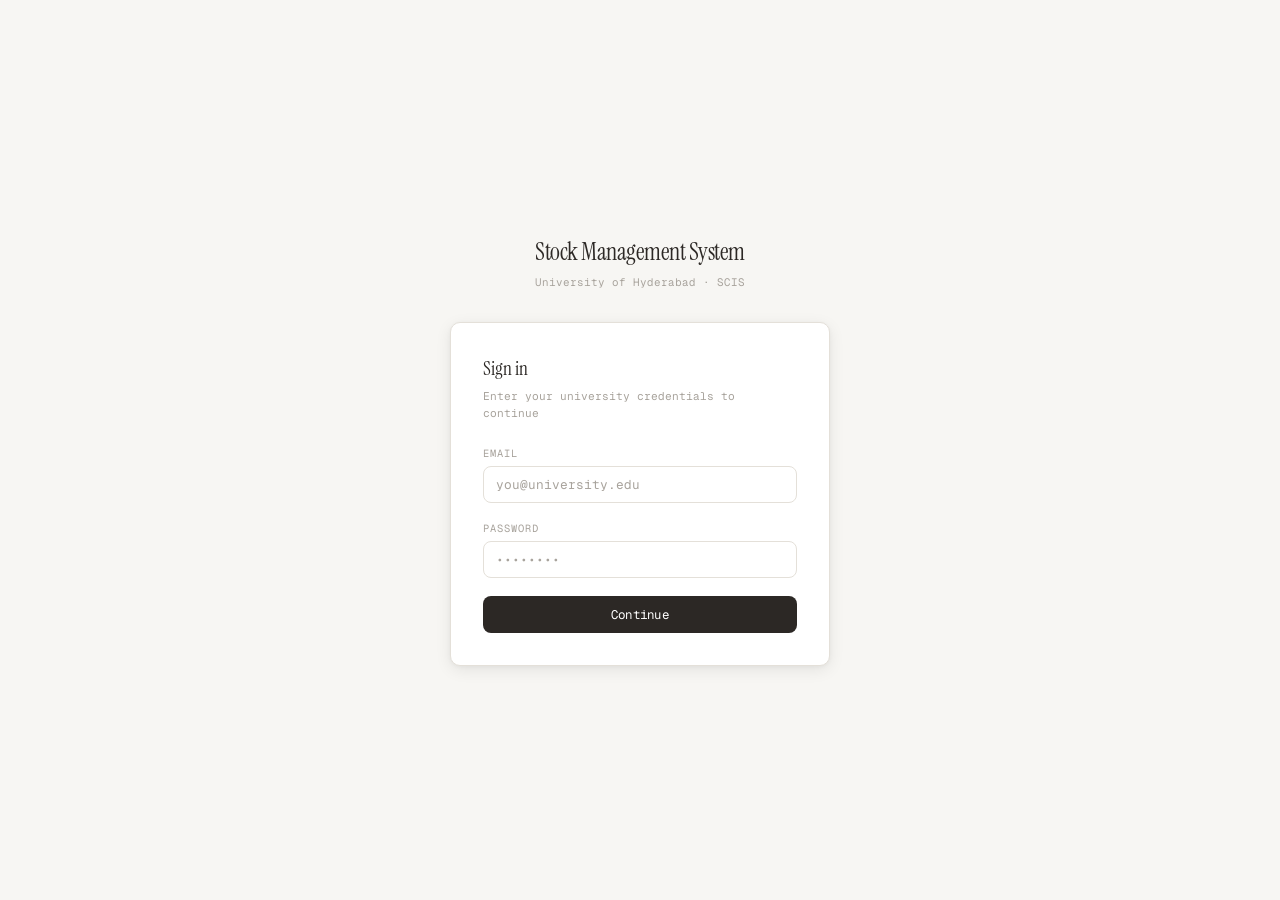
<file: frontend/frontend-out/index.html>
<!DOCTYPE html>
<html lang="en">
<head>
  <meta charset="UTF-8">
  <meta name="viewport" content="width=device-width, initial-scale=1.0">
  <title>Stock MS · Sign In</title>
  <link rel="stylesheet" href="css/style.css">
</head>
<body>

<div class="login-wrap">

  <div class="login-logo">Stock Management System</div>
  <div class="login-tagline">University of Hyderabad · SCIS</div>

  <div class="login-card">
    <div class="login-card-title">Sign in</div>
    <div class="login-card-sub">Enter your university credentials to continue</div>

    <div class="form-group">
      <label class="form-label">Email</label>
      <input class="form-input" id="email" type="email" placeholder="you@university.edu" autocomplete="email">
    </div>

    <div class="form-group">
      <label class="form-label">Password</label>
      <input class="form-input" id="pass" type="password" placeholder="••••••••" autocomplete="current-password">
    </div>

    <button class="btn-primary" id="loginBtn" onclick="login()">Continue</button>

    <div class="form-error" id="err"></div>
  </div>

</div>

<script src="js/app.js"></script>
<script>
  if (App.user) location.href = 'dashboard.html';

  async function login() {
    const email = document.getElementById('email').value.trim();
    const pass  = document.getElementById('pass').value;
    const err   = document.getElementById('err');
    const btn   = document.getElementById('loginBtn');
    err.style.display = 'none';

    if (!email || !pass) {
      err.textContent = 'Please enter email and password.';
      err.style.display = 'block';
      return;
    }

    btn.disabled = true;
    btn.textContent = 'Signing in…';

    try {
      await App.login(email, pass);
      location.href = 'dashboard.html';
    } catch (e) {
      err.textContent = e.message === 'HTTP 401' ? 'Invalid email or password.' : (e.message || 'Login failed.');
      err.style.display = 'block';
      btn.disabled = false;
      btn.textContent = 'Continue';
    }
  }

  document.addEventListener('keydown', e => { if (e.key === 'Enter') login(); });
</script>
</body>
</html>
</file>
<file: frontend/frontend-out/css/style.css>
@import url('https://fonts.googleapis.com/css2?family=Instrument+Serif:ital@0;1&family=Geist+Mono:wght@300;400;500&display=swap');

:root {
  --white:   #ffffff;
  --bg:      #f7f6f3;
  --bg2:     #f0ede8;
  --border:  #e4e0d9;
  --border2: #d4cfc6;
  --text:    #1a1814;
  --text2:   #6b6660;
  --text3:   #a8a39c;
  --ink:     #2c2825;
  --accent:  #2563eb;
  --accent-bg: #eff4ff;
  --accent-border: #c7d9fd;
  --green:   #16a34a;
  --green-bg:#f0fdf4;
  --red:     #dc2626;
  --red-bg:  #fef2f2;
  --amber:   #d97706;
  --amber-bg:#fffbeb;
  --radius:  8px;
  --shadow:  0 1px 3px rgba(0,0,0,0.06), 0 1px 2px rgba(0,0,0,0.04);
  --shadow-md: 0 4px 16px rgba(0,0,0,0.08), 0 1px 4px rgba(0,0,0,0.04);
}

*, *::before, *::after { box-sizing: border-box; margin: 0; padding: 0; }

html { font-size: 16px; }

body {
  font-family: 'Geist Mono', monospace;
  background: var(--bg);
  color: var(--text);
  line-height: 1.5;
  -webkit-font-smoothing: antialiased;
}

a { text-decoration: none; color: inherit; }

/* ── NAVBAR ── */
.nav {
  height: 56px;
  background: var(--white);
  border-bottom: 1px solid var(--border);
  display: flex;
  align-items: center;
  justify-content: space-between;
  padding: 0 2rem;
  position: sticky;
  top: 0;
  z-index: 50;
}

.nav-logo {
  display: flex;
  align-items: baseline;
  gap: 6px;
  font-family: 'Instrument Serif', serif;
  font-size: 1.15rem;
  color: var(--ink);
  letter-spacing: -0.01em;
}

.nav-logo .sep {
  color: var(--text3);
  font-family: 'Geist Mono', monospace;
  font-size: 0.75rem;
  padding: 0 2px;
}

.nav-logo .dept {
  font-family: 'Geist Mono', monospace;
  font-size: 0.7rem;
  color: var(--text3);
  font-style: normal;
}

.nav-right {
  display: flex;
  align-items: center;
  gap: 1.2rem;
}

.nav-info {
  display: flex;
  align-items: center;
  gap: 8px;
  font-size: 0.72rem;
  color: var(--text2);
}

.chip {
  display: inline-flex;
  align-items: center;
  padding: 2px 8px;
  border-radius: 99px;
  font-size: 0.62rem;
  font-weight: 500;
  letter-spacing: 0.04em;
  text-transform: uppercase;
  border: 1px solid;
}

.chip-blue   { background: var(--accent-bg);  color: var(--accent); border-color: var(--accent-border); }
.chip-green  { background: var(--green-bg);   color: var(--green);  border-color: #bbf7d0; }
.chip-amber  { background: var(--amber-bg);   color: var(--amber);  border-color: #fde68a; }
.chip-red    { background: var(--red-bg);     color: var(--red);    border-color: #fecaca; }
.chip-stone  { background: var(--bg2);        color: var(--text2);  border-color: var(--border); }

.btn-ghost {
  background: none;
  border: 1px solid var(--border);
  color: var(--text2);
  padding: 5px 14px;
  border-radius: var(--radius);
  font-family: 'Geist Mono', monospace;
  font-size: 0.7rem;
  cursor: pointer;
  transition: border-color 0.15s, color 0.15s;
}
.btn-ghost:hover { border-color: var(--border2); color: var(--text); }

/* ── PAGE WRAPPER ── */
.page {
  max-width: 1100px;
  margin: 0 auto;
  padding: 2.5rem 2rem;
}

.page-sm {
  max-width: 480px;
  margin: 0 auto;
  padding: 2.5rem 1.5rem;
}

/* ── PAGE HEADER ── */
.page-head {
  margin-bottom: 2rem;
  display: flex;
  justify-content: space-between;
  align-items: flex-end;
  flex-wrap: wrap;
  gap: 1rem;
}

.page-head-left {}

.eyebrow {
  font-size: 0.65rem;
  text-transform: uppercase;
  letter-spacing: 0.12em;
  color: var(--text3);
  margin-bottom: 4px;
}

.page-title {
  font-family: 'Instrument Serif', serif;
  font-size: 1.75rem;
  color: var(--ink);
  letter-spacing: -0.02em;
  line-height: 1.15;
}

.page-sub {
  font-size: 0.72rem;
  color: var(--text2);
  margin-top: 4px;
}

/* ── DIVIDER ── */
.divider {
  height: 1px;
  background: var(--border);
  margin: 1.5rem 0;
}

/* ── CARD ── */
.card {
  background: var(--white);
  border: 1px solid var(--border);
  border-radius: var(--radius);
  box-shadow: var(--shadow);
}

.card-body { padding: 1.5rem; }

/* ── STATS ROW ── */
.stats-row {
  display: grid;
  grid-template-columns: repeat(auto-fit, minmax(140px, 1fr));
  gap: 1px;
  background: var(--border);
  border: 1px solid var(--border);
  border-radius: var(--radius);
  overflow: hidden;
  margin-bottom: 2rem;
  box-shadow: var(--shadow);
}

.stat-cell {
  background: var(--white);
  padding: 1.2rem 1.4rem;
  animation: fadeUp 0.4s ease both;
}

.stat-cell-label {
  font-size: 0.62rem;
  text-transform: uppercase;
  letter-spacing: 0.1em;
  color: var(--text3);
  margin-bottom: 6px;
}

.stat-cell-value {
  font-family: 'Instrument Serif', serif;
  font-size: 2rem;
  color: var(--ink);
  line-height: 1;
  letter-spacing: -0.02em;
}

.stat-cell-sub {
  font-size: 0.65rem;
  color: var(--text3);
  margin-top: 4px;
}

/* ── SECTION TITLE ── */
.section-label {
  font-size: 0.62rem;
  text-transform: uppercase;
  letter-spacing: 0.12em;
  color: var(--text3);
  margin-bottom: 0.75rem;
}

/* ── ROOM GRID ── */
.room-grid {
  display: grid;
  grid-template-columns: repeat(auto-fill, minmax(260px, 1fr));
  gap: 1px;
  background: var(--border);
  border: 1px solid var(--border);
  border-radius: var(--radius);
  overflow: hidden;
  box-shadow: var(--shadow);
}

.room-cell {
  background: var(--white);
  padding: 1.4rem;
  cursor: pointer;
  transition: background 0.15s;
  display: block;
  color: inherit;
  text-decoration: none;
  animation: fadeUp 0.35s ease both;
}
.room-cell:hover { background: var(--bg); }

.room-cell-top {
  display: flex;
  justify-content: space-between;
  align-items: flex-start;
  margin-bottom: 0.8rem;
}

.room-code-text {
  font-family: 'Instrument Serif', serif;
  font-size: 1.2rem;
  color: var(--ink);
  letter-spacing: -0.01em;
}

.room-building-text {
  font-size: 0.68rem;
  color: var(--text3);
  margin-bottom: 1rem;
}

.progress-wrap { margin-top: 0.8rem; }

.progress-meta {
  display: flex;
  justify-content: space-between;
  font-size: 0.62rem;
  color: var(--text3);
  margin-bottom: 5px;
}

.progress-track {
  height: 2px;
  background: var(--bg2);
  border-radius: 2px;
  overflow: hidden;
}

.progress-fill {
  height: 100%;
  border-radius: 2px;
  transition: width 0.7s ease;
}
.fill-low    { background: var(--red); }
.fill-mid    { background: var(--amber); }
.fill-high   { background: var(--green); }

/* ── TABLE ── */
.table-wrap {
  overflow-x: auto;
  border: 1px solid var(--border);
  border-radius: var(--radius);
  background: var(--white);
  box-shadow: var(--shadow);
}

table {
  width: 100%;
  border-collapse: collapse;
  font-size: 0.75rem;
}

thead th {
  padding: 10px 14px;
  text-align: left;
  font-size: 0.6rem;
  text-transform: uppercase;
  letter-spacing: 0.1em;
  color: var(--text3);
  border-bottom: 1px solid var(--border);
  white-space: nowrap;
  background: var(--bg);
  font-weight: 400;
}

tbody tr {
  border-bottom: 1px solid var(--border);
  transition: background 0.1s;
}
tbody tr:last-child { border-bottom: none; }
tbody tr:hover { background: var(--bg); }

tbody td {
  padding: 11px 14px;
  color: var(--text2);
  vertical-align: middle;
}

tbody td.td-main { color: var(--text); }

.mono-tag {
  font-size: 0.67rem;
  color: var(--accent);
  letter-spacing: 0.02em;
}

.dot-status {
  display: inline-flex;
  align-items: center;
  gap: 5px;
  font-size: 0.68rem;
}
.dot-status::before {
  content: '';
  width: 5px; height: 5px;
  border-radius: 50%;
  flex-shrink: 0;
}
.dot-available::before { background: var(--green); }
.dot-available { color: var(--green); }
.dot-moved::before { background: var(--amber); }
.dot-moved { color: var(--amber); }
.dot-broken::before { background: var(--red); }
.dot-broken { color: var(--red); }

/* ── BUTTONS ── */
.btn-primary {
  background: var(--ink);
  color: var(--white);
  border: none;
  padding: 10px 20px;
  border-radius: var(--radius);
  font-family: 'Geist Mono', monospace;
  font-size: 0.78rem;
  cursor: pointer;
  transition: opacity 0.15s;
  width: 100%;
  letter-spacing: 0.02em;
}
.btn-primary:hover { opacity: 0.85; }
.btn-primary:active { opacity: 0.75; }

.btn-outline {
  background: transparent;
  border: 1px solid var(--border2);
  color: var(--text2);
  padding: 6px 14px;
  border-radius: var(--radius);
  font-family: 'Geist Mono', monospace;
  font-size: 0.7rem;
  cursor: pointer;
  transition: all 0.15s;
}
.btn-outline:hover { border-color: var(--text2); color: var(--text); }

.btn-verify-row {
  background: var(--accent-bg);
  border: 1px solid var(--accent-border);
  color: var(--accent);
  padding: 5px 12px;
  border-radius: 5px;
  font-family: 'Geist Mono', monospace;
  font-size: 0.67rem;
  cursor: pointer;
  transition: all 0.15s;
  white-space: nowrap;
}
.btn-verify-row:hover { background: #dbeafe; }
.btn-verify-row.verified { background: var(--green-bg); border-color: #bbf7d0; color: var(--green); }
.btn-verify-row.verified:hover { background: #dcfce7; }

/* ── FORM ── */
.form-group { margin-bottom: 1.1rem; }

.form-label {
  display: block;
  font-size: 0.65rem;
  text-transform: uppercase;
  letter-spacing: 0.1em;
  color: var(--text3);
  margin-bottom: 5px;
}

.form-input, .form-select {
  width: 100%;
  background: var(--white);
  border: 1px solid var(--border);
  border-radius: var(--radius);
  padding: 9px 12px;
  font-family: 'Geist Mono', monospace;
  font-size: 0.8rem;
  color: var(--text);
  outline: none;
  transition: border-color 0.15s, box-shadow 0.15s;
  appearance: none;
}
.form-input:focus, .form-select:focus {
  border-color: var(--accent);
  box-shadow: 0 0 0 3px rgba(37,99,235,0.08);
}
.form-input::placeholder { color: var(--text3); }

.form-error {
  font-size: 0.7rem;
  color: var(--red);
  margin-top: 0.8rem;
  padding: 8px 12px;
  background: var(--red-bg);
  border: 1px solid #fecaca;
  border-radius: 5px;
  display: none;
}

.form-row-2 {
  display: grid;
  grid-template-columns: 1fr 1fr;
  gap: 0.9rem;
}

/* ── LOGIN SPECIFIC ── */
.login-wrap {
  min-height: 100vh;
  display: flex;
  flex-direction: column;
  align-items: center;
  justify-content: center;
  padding: 2rem 1.5rem;
  background: var(--bg);
}

.login-logo {
  font-family: 'Instrument Serif', serif;
  font-size: 1.5rem;
  color: var(--ink);
  text-align: center;
  margin-bottom: 0.25rem;
  letter-spacing: -0.02em;
}

.login-tagline {
  font-size: 0.68rem;
  color: var(--text3);
  text-align: center;
  margin-bottom: 2rem;
}

.login-card {
  background: var(--white);
  border: 1px solid var(--border);
  border-radius: 10px;
  padding: 2rem;
  width: 100%;
  max-width: 380px;
  box-shadow: var(--shadow-md);
  animation: fadeUp 0.4s ease;
}

.login-card-title {
  font-family: 'Instrument Serif', serif;
  font-size: 1.2rem;
  color: var(--ink);
  margin-bottom: 0.25rem;
}
.login-card-sub {
  font-size: 0.7rem;
  color: var(--text3);
  margin-bottom: 1.5rem;
}

.demo-strip {
  margin-top: 1.5rem;
  padding-top: 1.2rem;
  border-top: 1px solid var(--border);
}
.demo-strip-label {
  font-size: 0.6rem;
  text-transform: uppercase;
  letter-spacing: 0.1em;
  color: var(--text3);
  margin-bottom: 0.5rem;
}
.demo-btns {
  display: flex;
  flex-direction: column;
  gap: 5px;
}
.demo-btn {
  display: flex;
  justify-content: space-between;
  align-items: center;
  padding: 7px 10px;
  background: var(--bg);
  border: 1px solid var(--border);
  border-radius: 5px;
  cursor: pointer;
  font-size: 0.7rem;
  color: var(--text2);
  transition: all 0.15s;
  font-family: 'Geist Mono', monospace;
}
.demo-btn:hover { background: var(--bg2); border-color: var(--border2); color: var(--text); }
.demo-btn span { color: var(--text3); font-size: 0.62rem; }

/* ── MODAL ── */
.modal-overlay {
  position: fixed;
  inset: 0;
  background: rgba(26,24,20,0.35);
  backdrop-filter: blur(2px);
  z-index: 200;
  display: flex;
  align-items: center;
  justify-content: center;
  padding: 1rem;
  opacity: 0;
  pointer-events: none;
  transition: opacity 0.2s;
}
.modal-overlay.open {
  opacity: 1;
  pointer-events: all;
}

.modal-box {
  background: var(--white);
  border: 1px solid var(--border);
  border-radius: 10px;
  width: 100%;
  max-width: 440px;
  box-shadow: var(--shadow-md);
  transform: translateY(10px);
  transition: transform 0.2s;
  overflow: hidden;
}
.modal-overlay.open .modal-box { transform: translateY(0); }

.modal-header {
  padding: 1.2rem 1.4rem;
  border-bottom: 1px solid var(--border);
  display: flex;
  justify-content: space-between;
  align-items: center;
}
.modal-title-text {
  font-family: 'Instrument Serif', serif;
  font-size: 1rem;
  color: var(--ink);
}
.modal-close {
  background: none;
  border: none;
  cursor: pointer;
  color: var(--text3);
  font-size: 1rem;
  line-height: 1;
  transition: color 0.15s;
  padding: 2px;
}
.modal-close:hover { color: var(--text); }

.modal-content { padding: 1.2rem 1.4rem; }

.detail-row {
  display: flex;
  justify-content: space-between;
  align-items: flex-start;
  padding: 7px 0;
  border-bottom: 1px solid var(--border);
  gap: 1rem;
}
.detail-row:last-child { border-bottom: none; }
.detail-key { font-size: 0.67rem; color: var(--text3); white-space: nowrap; }
.detail-val { font-size: 0.72rem; color: var(--text); text-align: right; word-break: break-word; }

.verify-outcome {
  margin-top: 1rem;
  padding: 1rem;
  border-radius: 7px;
  text-align: center;
  display: none;
}
.verify-outcome.ok {
  display: block;
  background: var(--green-bg);
  border: 1px solid #bbf7d0;
}
.verify-outcome.fail {
  display: block;
  background: var(--red-bg);
  border: 1px solid #fecaca;
}
.verify-outcome-icon { font-size: 1.6rem; margin-bottom: 4px; }
.verify-outcome-msg {
  font-family: 'Instrument Serif', serif;
  font-size: 1rem;
  color: var(--ink);
}
.verify-outcome-sub { font-size: 0.67rem; color: var(--text2); margin-top: 2px; }

.modal-footer {
  padding: 1rem 1.4rem;
  border-top: 1px solid var(--border);
  display: flex;
  justify-content: flex-end;
  gap: 0.6rem;
}

.btn-modal-confirm {
  background: var(--ink);
  color: var(--white);
  border: none;
  padding: 8px 18px;
  border-radius: var(--radius);
  font-family: 'Geist Mono', monospace;
  font-size: 0.72rem;
  cursor: pointer;
  transition: opacity 0.15s;
}
.btn-modal-confirm:hover { opacity: 0.8; }
.btn-modal-confirm:disabled { opacity: 0.35; cursor: not-allowed; }

/* ── ADMIN TABS ── */
.tab-nav {
  display: flex;
  border-bottom: 1px solid var(--border);
  margin-bottom: 1.5rem;
  gap: 0;
  overflow-x: auto;
}

.tab-item {
  padding: 9px 18px;
  font-size: 0.72rem;
  color: var(--text3);
  cursor: pointer;
  border-bottom: 2px solid transparent;
  margin-bottom: -1px;
  white-space: nowrap;
  background: none;
  border-top: none;
  border-left: none;
  border-right: none;
  font-family: 'Geist Mono', monospace;
  transition: color 0.15s, border-color 0.15s;
}
.tab-item:hover { color: var(--text); }
.tab-item.active { color: var(--ink); border-bottom-color: var(--ink); }

.tab-pane { display: none; }
.tab-pane.active { display: block; }

/* ── DATA LIST ── */
.data-list {
  border: 1px solid var(--border);
  border-radius: var(--radius);
  background: var(--white);
  overflow: hidden;
  box-shadow: var(--shadow);
}
.data-list-row {
  display: flex;
  justify-content: space-between;
  align-items: center;
  padding: 10px 14px;
  border-bottom: 1px solid var(--border);
  font-size: 0.73rem;
  transition: background 0.1s;
  gap: 1rem;
}
.data-list-row:last-child { border-bottom: none; }
.data-list-row:hover { background: var(--bg); }
.data-list-left { color: var(--text); display: flex; align-items: center; gap: 8px; flex-wrap: wrap; }
.data-list-right { color: var(--text2); display: flex; align-items: center; gap: 8px; flex-shrink: 0; }

.btn-remove {
  background: none;
  border: 1px solid #fecaca;
  color: var(--red);
  padding: 2px 9px;
  border-radius: 4px;
  font-size: 0.62rem;
  cursor: pointer;
  transition: all 0.15s;
  font-family: 'Geist Mono', monospace;
}
.btn-remove:hover { background: var(--red-bg); }

/* ── SCAN LOG ── */
.log-list {
  border: 1px solid var(--border);
  border-radius: var(--radius);
  background: var(--white);
  overflow: hidden;
  box-shadow: var(--shadow);
}
.log-row {
  display: flex;
  gap: 1rem;
  padding: 10px 14px;
  border-bottom: 1px solid var(--border);
  font-size: 0.72rem;
  transition: background 0.1s;
  align-items: flex-start;
}
.log-row:last-child { border-bottom: none; }
.log-row:hover { background: var(--bg); }
.log-mark {
  width: 5px; height: 5px;
  border-radius: 50%;
  background: var(--green);
  flex-shrink: 0;
  margin-top: 6px;
}
.log-body { flex: 1; }
.log-who { color: var(--text); display: flex; align-items: center; gap: 6px; }
.log-asset { color: var(--accent); font-size: 0.67rem; margin-top: 1px; }
.log-meta { color: var(--text3); font-size: 0.63rem; margin-top: 1px; }

/* ── BACK BTN ── */
.back-link {
  display: inline-flex;
  align-items: center;
  gap: 6px;
  font-size: 0.7rem;
  color: var(--text3);
  cursor: pointer;
  border: none;
  background: none;
  font-family: 'Geist Mono', monospace;
  transition: color 0.15s;
  padding: 0;
}
.back-link:hover { color: var(--text); }

/* ── EMPTY ── */
.empty {
  padding: 3rem;
  text-align: center;
  color: var(--text3);
  font-size: 0.75rem;
}

/* ── SEARCH ── */
.search-input {
  background: var(--white);
  border: 1px solid var(--border);
  border-radius: var(--radius);
  padding: 7px 12px;
  font-family: 'Geist Mono', monospace;
  font-size: 0.75rem;
  color: var(--text);
  outline: none;
  width: 220px;
  transition: border-color 0.15s, box-shadow 0.15s;
}
.search-input:focus {
  border-color: var(--accent);
  box-shadow: 0 0 0 3px rgba(37,99,235,0.08);
}
.search-input::placeholder { color: var(--text3); }

/* ── TOAST ── */
.toast {
  position: fixed;
  bottom: 1.5rem;
  right: 1.5rem;
  background: var(--ink);
  color: var(--white);
  padding: 9px 16px;
  border-radius: var(--radius);
  font-size: 0.72rem;
  box-shadow: var(--shadow-md);
  z-index: 999;
  transform: translateY(12px);
  opacity: 0;
  transition: all 0.25s;
  pointer-events: none;
}
.toast.show { transform: translateY(0); opacity: 1; }

/* ── ANIMATIONS ── */
@keyframes fadeUp {
  from { opacity: 0; transform: translateY(8px); }
  to   { opacity: 1; transform: translateY(0); }
}

/* ── MOBILE ── */
@media (max-width: 640px) {
  .page, .page-sm { padding: 1.5rem 1rem; }
  .nav { padding: 0 1rem; }
  .nav-info .nav-name { display: none; }
  .form-row-2 { grid-template-columns: 1fr; }
  .page-head { flex-direction: column; align-items: flex-start; }
  .search-input { width: 100%; }
  .stats-row { grid-template-columns: 1fr 1fr; }
}
</file>
